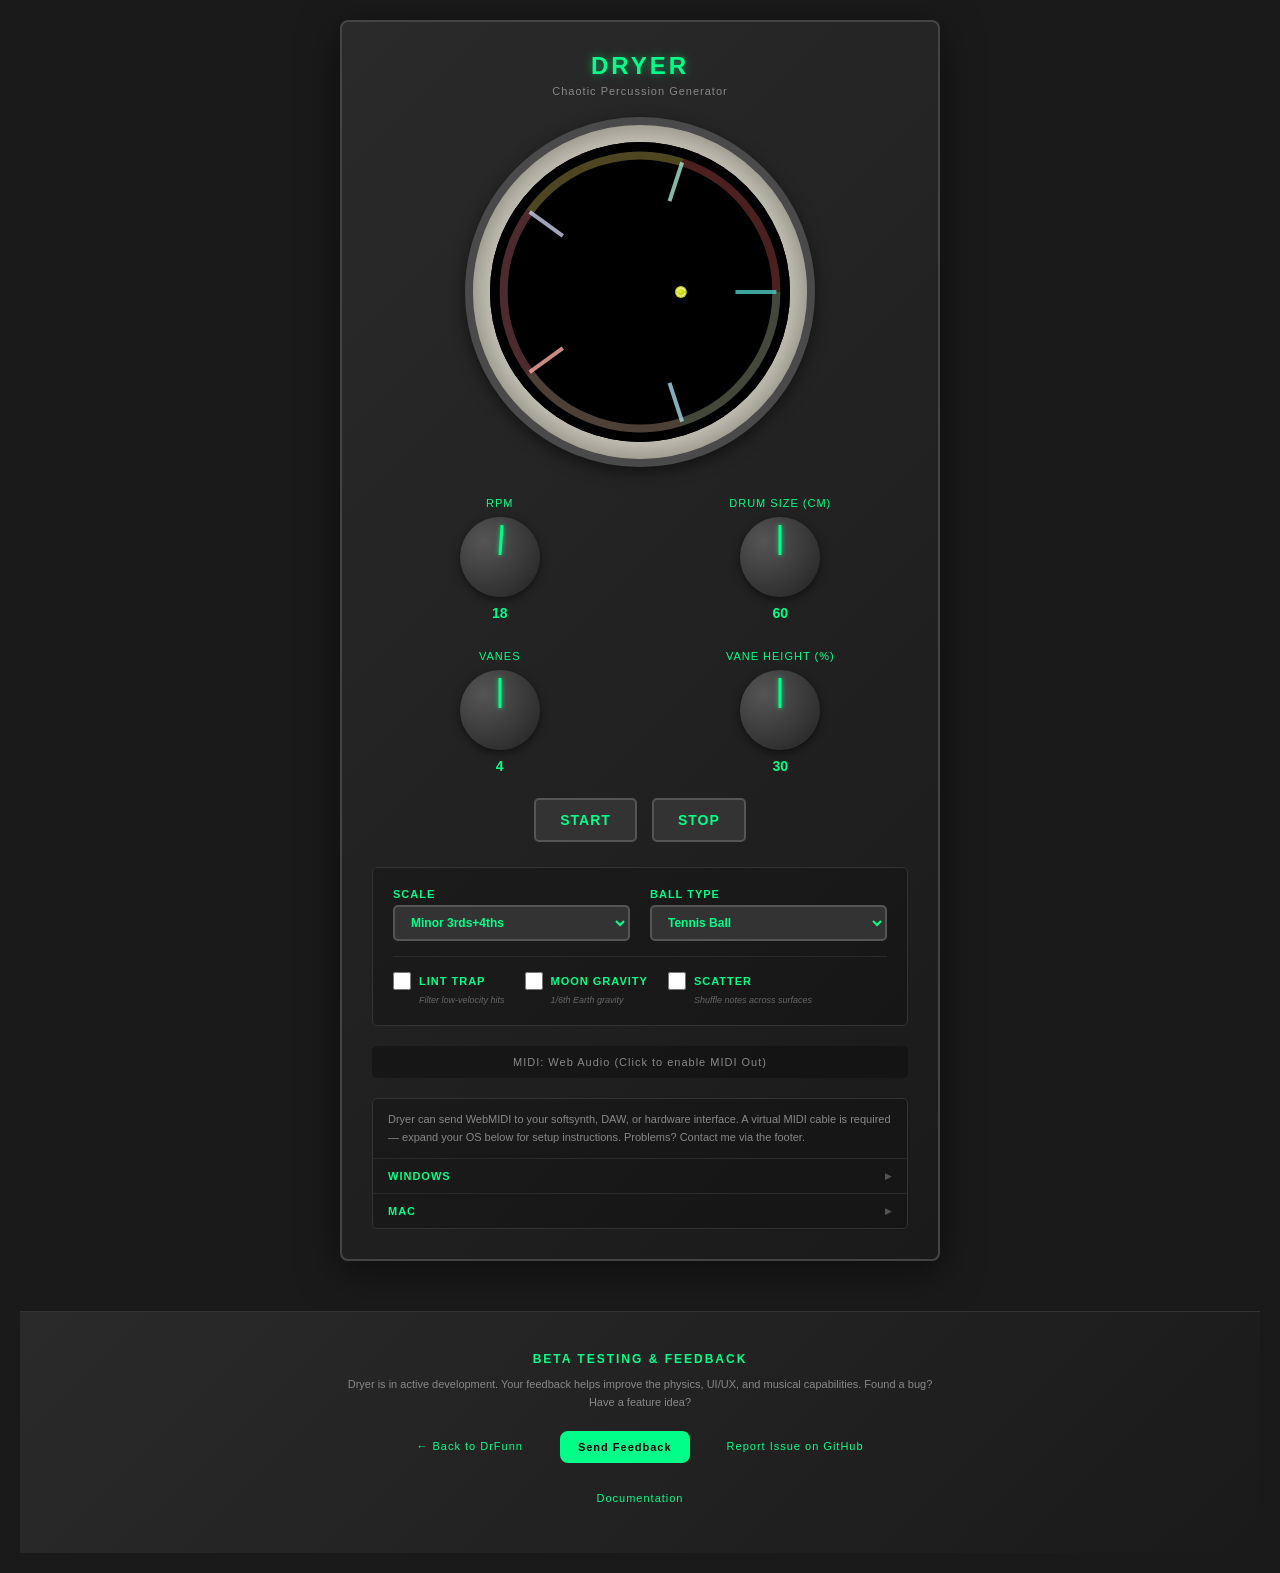
<file: core/index.html>
<!DOCTYPE html>
<html lang="en">
<head>
    <meta charset="UTF-8">
    <meta name="viewport" content="width=device-width, initial-scale=1.0">
    <title>Dryer - Chaotic Percussion Generator | DrFunn</title>
    
    <!-- SEO Meta Tags -->
    <meta name="description" content="Physics-based eurorack-style percussion generator. A tennis ball bouncing in a rotating dryer drum creates chaotic MIDI rhythms. Web Audio + Web MIDI support.">
    <meta name="keywords" content="eurorack, percussion generator, MIDI, Web Audio, physics simulation, music production, DrFunn">
    <meta name="author" content="Edward - DrFunn">
    
    <!-- Open Graph Meta Tags (Facebook, LinkedIn, etc.) -->
    <meta property="og:type" content="website">
    <meta property="og:url" content="https://drfunn.com/dryer">
    <meta property="og:title" content="Dryer - Chaotic Percussion Generator">
    <meta property="og:description" content="Physics-based eurorack-style percussion generator. A tennis ball in a rotating dryer drum creates chaotic MIDI rhythms.">
    <meta property="og:image" content="https://drfunn.com/dryer/Dryer-20260226.png">
    <meta property="og:image:width" content="485">
    <meta property="og:image:height" content="995">
    <meta property="og:image:alt" content="Dryer percussion generator interface">
    
    <!-- Twitter Card Meta Tags -->
    <meta name="twitter:card" content="summary_large_image">
    <meta name="twitter:url" content="https://drfunn.com/dryer">
    <meta name="twitter:title" content="Dryer - Chaotic Percussion Generator">
    <meta name="twitter:description" content="Physics-based eurorack percussion generator. Tennis ball + rotating drum = chaotic MIDI rhythms.">
    <meta name="twitter:image" content="https://drfunn.com/dryer/Dryer-20260226.png">
    <meta name="twitter:image:alt" content="Dryer percussion generator interface">

  
  <link rel="stylesheet" href="dryer-styles.css">
  <link rel="icon" href="common/drfunn-favicon.png" type="image/png">

    
    <!-- Canonical URL -->
    <link rel="canonical" href="https://drfunn.com/dryer">
    
    <style>
        * {
            margin: 0;
            padding: 0;
            box-sizing: border-box;
        }

        body {
            font-family: 'Arial', sans-serif;
            background: #1a1a1a;
            display: flex;
            flex-direction: column;
            min-height: 100vh;
            padding: 20px;
        }

        .main-content {
            flex: 1;
            display: flex;
            justify-content: center;
            align-items: center;
        }

        .eurorack-module {
            background: linear-gradient(135deg, #2a2a2a 0%, #1a1a1a 100%);
            border: 2px solid #444;
            border-radius: 8px;
            padding: 30px;
            box-shadow: 0 10px 40px rgba(0, 0, 0, 0.5);
            width: 600px;
        }

        .module-header {
            text-align: center;
            margin-bottom: 20px;
        }

        .module-title {
            color: #00ff88;
            font-size: 24px;
            font-weight: bold;
            letter-spacing: 3px;
            text-transform: uppercase;
            text-shadow: 0 0 10px rgba(0, 255, 136, 0.5);
        }

        .module-subtitle {
            color: #888;
            font-size: 11px;
            letter-spacing: 1px;
            margin-top: 5px;
        }

        /* Dryer Drum Display */
        .dryer-display {
            background: radial-gradient(circle, #e8e4d8 0%, #c8c4b8 60%, #a8a498 100%);
            border: 8px solid #4a4a4a;
            border-radius: 50%;
            width: 350px;
            height: 350px;
            margin: 0 auto 30px;
            position: relative;
            box-shadow: inset 0 0 30px rgba(0, 0, 0, 0.3), 0 5px 15px rgba(0, 0, 0, 0.5);
        }

        .dryer-window {
            position: absolute;
            top: 50%;
            left: 50%;
            transform: translate(-50%, -50%);
            width: 300px;
            height: 300px;
            background: #000;
            border-radius: 50%;
            overflow: hidden;
            box-shadow: inset 0 0 20px rgba(0, 0, 0, 0.8);
        }

        #dryerCanvas {
            width: 100%;
            height: 100%;
            display: block;
        }

        /* Control Section */
        .controls {
            display: grid;
            grid-template-columns: repeat(2, 1fr);
            gap: 25px;
            margin-bottom: 20px;
        }

        .control-group {
            text-align: center;
        }

        .control-label {
            color: #00ff88;
            font-size: 11px;
            letter-spacing: 1px;
            margin-bottom: 8px;
            text-transform: uppercase;
        }

        .knob-container {
            position: relative;
            width: 80px;
            height: 80px;
            margin: 0 auto 8px;
        }

        .knob {
            width: 80px;
            height: 80px;
            background: radial-gradient(circle at 30% 30%, #555, #222);
            border-radius: 50%;
            position: relative;
            cursor: pointer;
            box-shadow: 0 3px 8px rgba(0, 0, 0, 0.5);
            transition: transform 0.05s;
        }

        .knob:active {
            transform: scale(0.98);
        }

        .knob-indicator {
            position: absolute;
            top: 8px;
            left: 50%;
            width: 3px;
            height: 30px;
            background: #00ff88;
            transform-origin: bottom center;
            transform: translateX(-50%);
            box-shadow: 0 0 5px rgba(0, 255, 136, 0.8);
        }

        .value-display {
            color: #00ff88;
            font-size: 14px;
            font-weight: bold;
            min-height: 20px;
        }

        /* Transport Controls */
        .transport {
            display: flex;
            justify-content: center;
            gap: 15px;
            margin-top: 20px;
        }

        .transport-btn {
            background: #333;
            border: 2px solid #555;
            color: #00ff88;
            padding: 12px 24px;
            border-radius: 5px;
            cursor: pointer;
            font-size: 14px;
            font-weight: bold;
            text-transform: uppercase;
            transition: all 0.2s;
            letter-spacing: 1px;
        }

        .transport-btn:hover {
            background: #444;
            border-color: #00ff88;
            box-shadow: 0 0 10px rgba(0, 255, 136, 0.3);
        }

        .transport-btn.active {
            background: #00ff88;
            color: #000;
            box-shadow: 0 0 15px rgba(0, 255, 136, 0.6);
        }

        /* MIDI Status */
        .midi-status {
            text-align: center;
            margin-top: 20px;
            padding: 10px;
            background: rgba(0, 0, 0, 0.3);
            border-radius: 5px;
        }

        .midi-status-text {
            color: #888;
            font-size: 11px;
            letter-spacing: 1px;
        }

        .midi-status.connected .midi-status-text {
            color: #00ff88;
        }

        /* Info panel */
        /* WebMIDI Help Accordion */
        .midi-help {
            margin-top: 20px;
            background: rgba(0, 0, 0, 0.2);
            border: 1px solid #333;
            border-radius: 5px;
            overflow: hidden;
        }

        .midi-help-intro {
            padding: 12px 15px;
            color: #888;
            font-size: 11px;
            line-height: 1.6;
            border-bottom: 1px solid #2a2a2a;
        }

        .midi-help details {
            border-bottom: 1px solid #2a2a2a;
        }

        .midi-help details:last-child {
            border-bottom: none;
        }

        .midi-help summary {
            padding: 10px 15px;
            color: #00ff88;
            font-size: 11px;
            font-weight: bold;
            letter-spacing: 1px;
            text-transform: uppercase;
            cursor: pointer;
            list-style: none;
            display: flex;
            justify-content: space-between;
            align-items: center;
            user-select: none;
        }

        .midi-help summary::-webkit-details-marker { display: none; }

        .midi-help summary::after {
            content: '▸';
            color: #555;
            font-size: 12px;
        }

        .midi-help details[open] summary::after {
            content: '▾';
            color: #00ff88;
        }

        .midi-help summary:hover {
            background: rgba(0, 255, 136, 0.04);
        }

        .midi-help-content {
            padding: 4px 15px 14px 15px;
        }

        .midi-help-content ol {
            color: #888;
            font-size: 11px;
            line-height: 1.7;
            padding-left: 18px;
            margin: 0;
        }

        .midi-help-content li {
            margin-bottom: 9px;
        }

        .midi-help-content li strong {
            color: #aaa;
            display: block;
            margin-bottom: 1px;
        }

        .midi-help-content a {
            color: #00ff88;
            text-decoration: none;
        }

        .midi-help-content a:hover {
            text-decoration: underline;
        }

        /* Feature Controls */
        .feature-controls {
            margin-top: 25px;
            padding: 20px;
            background: rgba(0, 0, 0, 0.2);
            border-radius: 5px;
            border: 1px solid #333;
        }

        .feature-row {
            display: grid;
            grid-template-columns: repeat(auto-fit, minmax(150px, 1fr));
            gap: 20px;
        }

        .feature-row-toggles {
            display: flex;
            flex-wrap: wrap;
            gap: 20px;
            margin-top: 15px;
            padding-top: 15px;
            border-top: 1px solid #2a2a2a;
        }

        .feature-group {
            display: flex;
            flex-direction: column;
            gap: 5px;
        }

        .feature-label {
            color: #00ff88;
            font-size: 11px;
            letter-spacing: 1px;
            text-transform: uppercase;
            font-weight: bold;
            display: flex;
            align-items: center;
            gap: 8px;
            cursor: pointer;
        }

        .feature-select {
            background: #333;
            border: 2px solid #555;
            color: #00ff88;
            padding: 8px 12px;
            border-radius: 5px;
            font-size: 12px;
            font-weight: bold;
            cursor: pointer;
            transition: all 0.2s;
        }

        .feature-select:hover,
        .feature-select:focus {
            border-color: #00ff88;
            outline: none;
            box-shadow: 0 0 10px rgba(0, 255, 136, 0.3);
        }

        .feature-checkbox {
            width: 18px;
            height: 18px;
            cursor: pointer;
            accent-color: #00ff88;
        }

        .feature-hint {
            color: #666;
            font-size: 9px;
            font-style: italic;
            margin-left: 26px;
        }

        /* Responsive */
        @media (max-width: 650px) {
            .eurorack-module {
                width: 100%;
                padding: 20px;
            }

            .dryer-display {
                width: 280px;
                height: 280px;
            }

            .dryer-window {
                width: 240px;
                height: 240px;
            }

            .controls {
                gap: 15px;
            }
        }
    </style>
</head>
<body>
    <div class="main-content">
        <div class="eurorack-module">
            <div class="module-header">
                <div class="module-title">Dryer</div>
                <div class="module-subtitle">Chaotic Percussion Generator</div>
            </div>

            <div class="dryer-display">
                <div class="dryer-window">
                    <canvas id="dryerCanvas" width="300" height="300"></canvas>
                </div>
            </div>

            <div class="controls">
                <div class="control-group">
                    <div class="control-label">RPM</div>
                    <div class="knob-container">
                        <div class="knob" id="rpmKnob">
                            <div class="knob-indicator"></div>
                        </div>
                    </div>
                    <div class="value-display" id="rpmValue">20</div>
                </div>

                <div class="control-group">
                    <div class="control-label">Drum Size (cm)</div>
                    <div class="knob-container">
                        <div class="knob" id="drumSizeKnob">
                            <div class="knob-indicator"></div>
                        </div>
                    </div>
                    <div class="value-display" id="drumSizeValue">80</div>
                </div>

                <div class="control-group">
                    <div class="control-label">Vanes</div>
                    <div class="knob-container">
                        <div class="knob" id="vanesKnob">
                            <div class="knob-indicator"></div>
                        </div>
                    </div>
                    <div class="value-display" id="vanesValue">5</div>
                </div>

                <div class="control-group">
                    <div class="control-label">Vane Height (%)</div>
                    <div class="knob-container">
                        <div class="knob" id="vaneHeightKnob">
                            <div class="knob-indicator"></div>
                        </div>
                    </div>
                    <div class="value-display" id="vaneHeightValue">30</div>
                </div>
            </div>

            <div class="transport">
                <button class="transport-btn" id="startBtn">Start</button>
                <button class="transport-btn" id="stopBtn">Stop</button>
            </div>

            <!-- Feature Controls -->
            <div class="feature-controls">

                <!-- Dropdowns: Scale and Ball Type (→ touch display menu items) -->
                <div class="feature-row">
                    <div class="feature-group">
                        <label class="feature-label">Scale</label>
                        <select id="scaleSelect" class="feature-select">
                            <!-- populated by dryer-main.js from DRYER_SCALES -->
                        </select>
                    </div>

                    <div class="feature-group">
                        <label class="feature-label">Ball Type</label>
                        <select id="ballTypeSelect" class="feature-select">
                            <option value="tennis">Tennis Ball</option>
                            <option value="sandbag">Sandbag</option>
                            <option value="balloon">Balloon</option>
                        </select>
                    </div>
                </div>

                <!-- Toggles: front-panel switches -->
                <div class="feature-row-toggles">
                    <div class="feature-group">
                        <label class="feature-label">
                            <input type="checkbox" id="lintTrapToggle" class="feature-checkbox">
                            Lint Trap
                        </label>
                        <div class="feature-hint">Filter low-velocity hits</div>
                    </div>

                    <div class="feature-group">
                        <label class="feature-label">
                            <input type="checkbox" id="moonGravityToggle" class="feature-checkbox">
                            Moon Gravity
                        </label>
                        <div class="feature-hint">1/6th Earth gravity</div>
                    </div>

                    <div class="feature-group">
                        <label class="feature-label">
                            <input type="checkbox" id="scatterToggle" class="feature-checkbox">
                            Scatter
                        </label>
                        <div class="feature-hint">Shuffle notes across surfaces</div>
                    </div>
                </div>

            </div>

            <div class="midi-status" id="midiStatus">
                <div class="midi-status-text">MIDI: Web Audio (Click to enable MIDI Out)</div>
            </div>

            <div class="midi-help">
                <div class="midi-help-intro">
                    Dryer can send WebMIDI to your softsynth, DAW, or hardware interface.
                    A virtual MIDI cable is required — expand your OS below for setup instructions.
                    Problems? Contact me via the footer.
                </div>

                <details>
                    <summary>Windows</summary>
                    <div class="midi-help-content">
                        <ol>
                            <li>
                                <strong>Install loopMIDI</strong>
                                Download and launch loopMIDI from <a href="https://www.tobias-erichsen.de/software/loopmidi.html" target="_blank" rel="noopener">tobias-erichsen.de</a>.
                                In the loopMIDI window click <b>+</b> to create a new port — name it something clear like <em>WebMIDI to Windows</em>.
                                Leave loopMIDI running in the system tray; the port only exists while it's running.
                            </li>
                            <li>
                                <strong>Connect Dryer to the port</strong>
                                Open Dryer in Chrome (required for WebMIDI). Click the MIDI status bar at the bottom of the module and select your loopMIDI port.
                                If the port isn't listed, refresh the page and try again.
                            </li>
                            <li>
                                <strong>Route to your DAW or softsynth</strong>
                                Your Windows apps should now see the loopMIDI device. Configure your DAW or synth to receive MIDI input from it — typically via Preferences › MIDI Inputs.
                            </li>
                            <li><strong>Have Funn!</strong></li>
                        </ol>
                    </div>
                </details>

                <details>
                    <summary>Mac</summary>
                    <div class="midi-help-content">
                        <ol>
                            <li>
                                <strong>Create a virtual port via IAC Driver</strong>
                                Open <em>Applications › Utilities › Audio MIDI Setup</em>.
                                From the menu choose <em>Window › Show MIDI Studio</em>.
                                Double-click the <b>IAC Driver</b> icon, check <b>Device is online</b>, then click <b>+</b> in the Ports area to add a bus — name it something like <em>WebMIDI to MAC</em>.
                                This bus is now a virtual MIDI cable available system-wide.
                            </li>
                            <li>
                                <strong>Connect Dryer to the port</strong>
                                Open Dryer in Chrome (required for WebMIDI). Click the MIDI status bar at the bottom of the module and select your IAC port.
                                If the port isn't listed, refresh the page and try again.
                            </li>
                            <li>
                                <strong>Route to your DAW or softsynth</strong>
                                Your Mac apps should now see the IAC device. Configure your DAW or synth to receive MIDI input from it — typically via Preferences › MIDI Inputs.
                            </li>
                            <li><strong>Have Funn!</strong></li>
                        </ol>
                    </div>
                </details>
            </div>
        </div>
    </div>

    <!-- Dynamic Footer -->
    <div id="footer-placeholder"></div>

    <script src="dryer-physics.js"></script>
    <script src="dryer-audio.js"></script>
    <script src="dryer-ui.js"></script>
    <script src="dryer-main.js"></script>
    
    <script>
        // Load footer and initialize feedback modal
        fetch('./footer-dryer.html')
            .then(response => response.text())
            .then(data => {
                document.getElementById('footer-placeholder').innerHTML = data;
                
                // Initialize feedback modal
                const feedbackButton = document.getElementById('dryer-feedback-button');
                const modal = document.getElementById('dryer-feedback-modal');
                const closeButton = document.getElementById('close-dryer-modal');
                const form = document.getElementById('dryer-feedback-form');
                const formStatus = document.getElementById('dryer-form-status');
                
                if (feedbackButton && modal && closeButton && form) {
                    // Open modal
                    feedbackButton.addEventListener('click', function(e) {
                        e.preventDefault();
                        modal.style.display = 'flex';
                    });
                    
                    // Close modal - X button
                    closeButton.addEventListener('click', function() {
                        modal.style.display = 'none';
                        form.reset();
                        formStatus.style.display = 'none';
                    });
                    
                    // Close modal - click outside
                    modal.addEventListener('click', function(e) {
                        if (e.target === modal) {
                            modal.style.display = 'none';
                            form.reset();
                            formStatus.style.display = 'none';
                        }
                    });
                    
                    // Close modal - Escape key
                    document.addEventListener('keydown', function(e) {
                        if (e.key === 'Escape' && modal.style.display === 'flex') {
                            modal.style.display = 'none';
                            form.reset();
                            formStatus.style.display = 'none';
                        }
                    });
                    
                    // Handle form submission with AJAX
                    form.addEventListener('submit', function(e) {
                        e.preventDefault();
                        
                        const formData = new FormData(form);
                        const submitButton = form.querySelector('button[type="submit"]');
                        
                        submitButton.disabled = true;
                        submitButton.textContent = 'Sending...';
                        formStatus.style.display = 'none';
                        
                        fetch(form.action, {
                            method: 'POST',
                            body: formData,
                            headers: {
                                'Accept': 'application/json'
                            }
                        })
                        .then(response => {
                            if (response.ok) {
                                formStatus.style.display = 'block';
                                formStatus.style.backgroundColor = '#00ff88';
                                formStatus.style.color = '#000';
                                formStatus.textContent = '✓ Thank you! Your feedback has been sent successfully.';
                                form.reset();
                                
                                setTimeout(function() {
                                    modal.style.display = 'none';
                                    formStatus.style.display = 'none';
                                }, 2000);
                            } else {
                                throw new Error('Form submission failed');
                            }
                        })
                        .catch(error => {
                            formStatus.style.display = 'block';
                            formStatus.style.backgroundColor = '#ff6b6b';
                            formStatus.style.color = '#fff';
                            formStatus.textContent = 'Oops! There was a problem. Please try again.';
                        })
                        .finally(() => {
                            submitButton.disabled = false;
                            submitButton.textContent = 'Send Feedback';
                        });
                    });
                }
            })
            .catch(error => {
                console.error('Error loading footer:', error);
            });
    </script>
</body>
</html>
</file>
<file: core/dryer-styles.css>
* {
    margin: 0;
    padding: 0;
    box-sizing: border-box;
}

body {
    font-family: 'Arial', sans-serif;
    background: #1a1a1a;
    display: flex;
    flex-direction: column;
    min-height: 100vh;
    padding: 20px;
}

.main-content {
    flex: 1;
    display: flex;
    justify-content: center;
    align-items: center;
}

.eurorack-module {
    background: linear-gradient(135deg, #2a2a2a 0%, #1a1a1a 100%);
    border: 2px solid #444;
    border-radius: 8px;
    padding: 30px;
    box-shadow: 0 10px 40px rgba(0, 0, 0, 0.5);
    width: 600px;
}

.module-header {
    text-align: center;
    margin-bottom: 20px;
}

.module-title {
    color: #00ff88;
    font-size: 24px;
    font-weight: bold;
    letter-spacing: 3px;
    text-transform: uppercase;
    text-shadow: 0 0 10px rgba(0, 255, 136, 0.5);
}

.module-subtitle {
    color: #888;
    font-size: 11px;
    letter-spacing: 1px;
    margin-top: 5px;
}

/* Dryer Drum Display */
.dryer-display {
    background: radial-gradient(circle, #e8e4d8 0%, #c8c4b8 60%, #a8a498 100%);
    border: 8px solid #4a4a4a;
    border-radius: 50%;
    width: 350px;
    height: 350px;
    margin: 0 auto 30px;
    position: relative;
    box-shadow: inset 0 0 30px rgba(0, 0, 0, 0.3), 0 5px 15px rgba(0, 0, 0, 0.5);
}

.dryer-window {
    position: absolute;
    top: 50%;
    left: 50%;
    transform: translate(-50%, -50%);
    width: 300px;
    height: 300px;
    background: #000;
    border-radius: 50%;
    overflow: hidden;
    box-shadow: inset 0 0 20px rgba(0, 0, 0, 0.8);
}

#dryerCanvas {
    width: 100%;
    height: 100%;
    display: block;
}

/* Control Section */
.controls {
    display: grid;
    grid-template-columns: repeat(2, 1fr);
    gap: 25px;
    margin-bottom: 20px;
}

.control-group {
    text-align: center;
}

.control-label {
    color: #00ff88;
    font-size: 11px;
    letter-spacing: 1px;
    margin-bottom: 8px;
    text-transform: uppercase;
}

.knob-container {
    position: relative;
    width: 80px;
    height: 80px;
    margin: 0 auto 8px;
}

.knob {
    width: 80px;
    height: 80px;
    background: radial-gradient(circle at 30% 30%, #555, #222);
    border-radius: 50%;
    position: relative;
    cursor: pointer;
    box-shadow: 0 3px 8px rgba(0, 0, 0, 0.5);
    transition: transform 0.05s;
}

.knob:active {
    transform: scale(0.98);
}

.knob-indicator {
    position: absolute;
    top: 8px;
    left: 50%;
    width: 3px;
    height: 30px;
    background: #00ff88;
    transform-origin: bottom center;
    transform: translateX(-50%);
    box-shadow: 0 0 5px rgba(0, 255, 136, 0.8);
}

.value-display {
    color: #00ff88;
    font-size: 14px;
    font-weight: bold;
    min-height: 20px;
}

/* Transport Controls */
.transport {
    display: flex;
    justify-content: center;
    gap: 15px;
    margin-top: 20px;
}

.transport-btn {
    background: #333;
    border: 2px solid #555;
    color: #00ff88;
    padding: 12px 24px;
    border-radius: 5px;
    cursor: pointer;
    font-size: 14px;
    font-weight: bold;
    text-transform: uppercase;
    transition: all 0.2s;
    letter-spacing: 1px;
}

.transport-btn:hover {
    background: #444;
    border-color: #00ff88;
    box-shadow: 0 0 10px rgba(0, 255, 136, 0.3);
}

.transport-btn.active {
    background: #00ff88;
    color: #000;
    box-shadow: 0 0 15px rgba(0, 255, 136, 0.6);
}

/* MIDI Status */
.midi-status {
    text-align: center;
    margin-top: 20px;
    padding: 10px;
    background: rgba(0, 0, 0, 0.3);
    border-radius: 5px;
}

.midi-status-text {
    color: #888;
    font-size: 11px;
    letter-spacing: 1px;
}

.midi-status.connected .midi-status-text {
    color: #00ff88;
}

/* Info panel */
.info-panel {
    margin-top: 20px;
    padding: 15px;
    background: rgba(0, 0, 0, 0.2);
    border-radius: 5px;
    border: 1px solid #333;
}

.info-text {
    color: #888;
    font-size: 11px;
    line-height: 1.6;
}

/* Responsive */
@media (max-width: 650px) {
    .eurorack-module {
        width: 100%;
        padding: 20px;
    }

    .dryer-display {
        width: 280px;
        height: 280px;
    }

    .dryer-window {
        width: 240px;
        height: 240px;
    }

    .controls {
        gap: 15px;
    }
}
</file>
